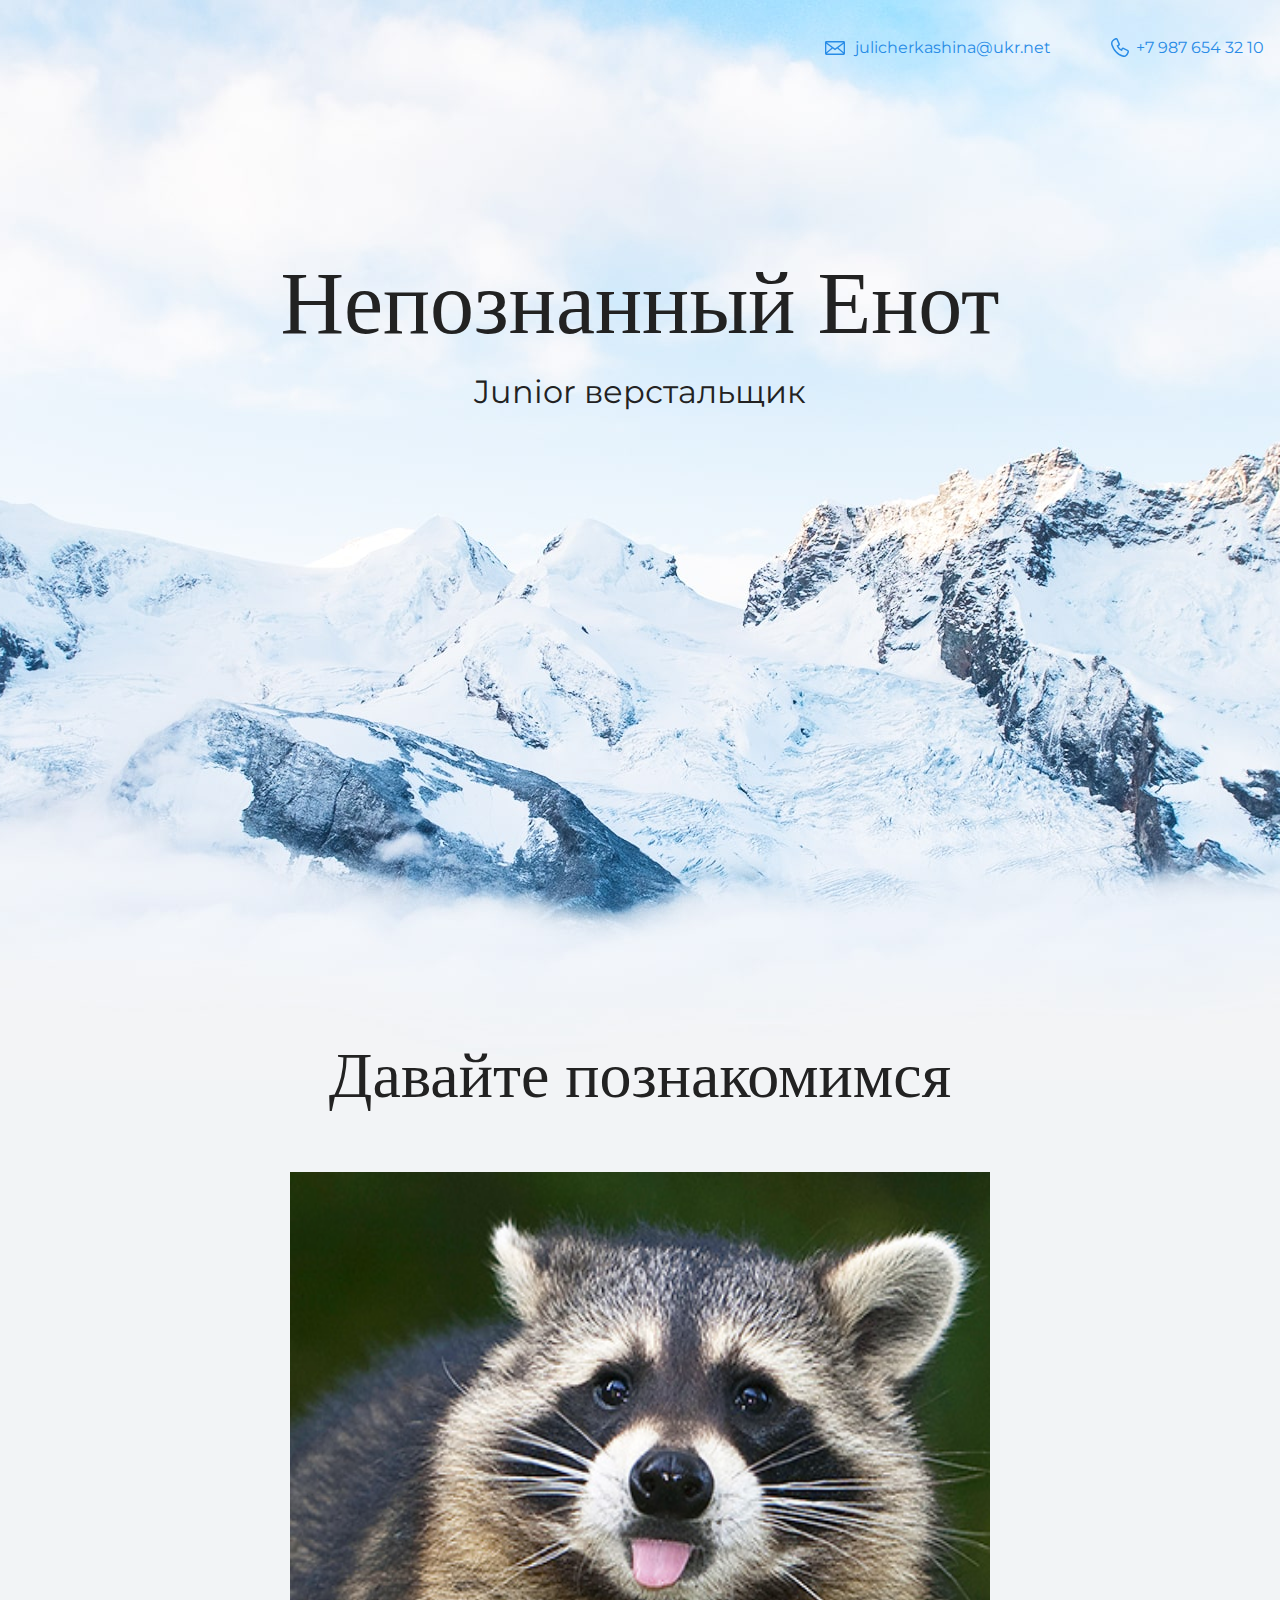
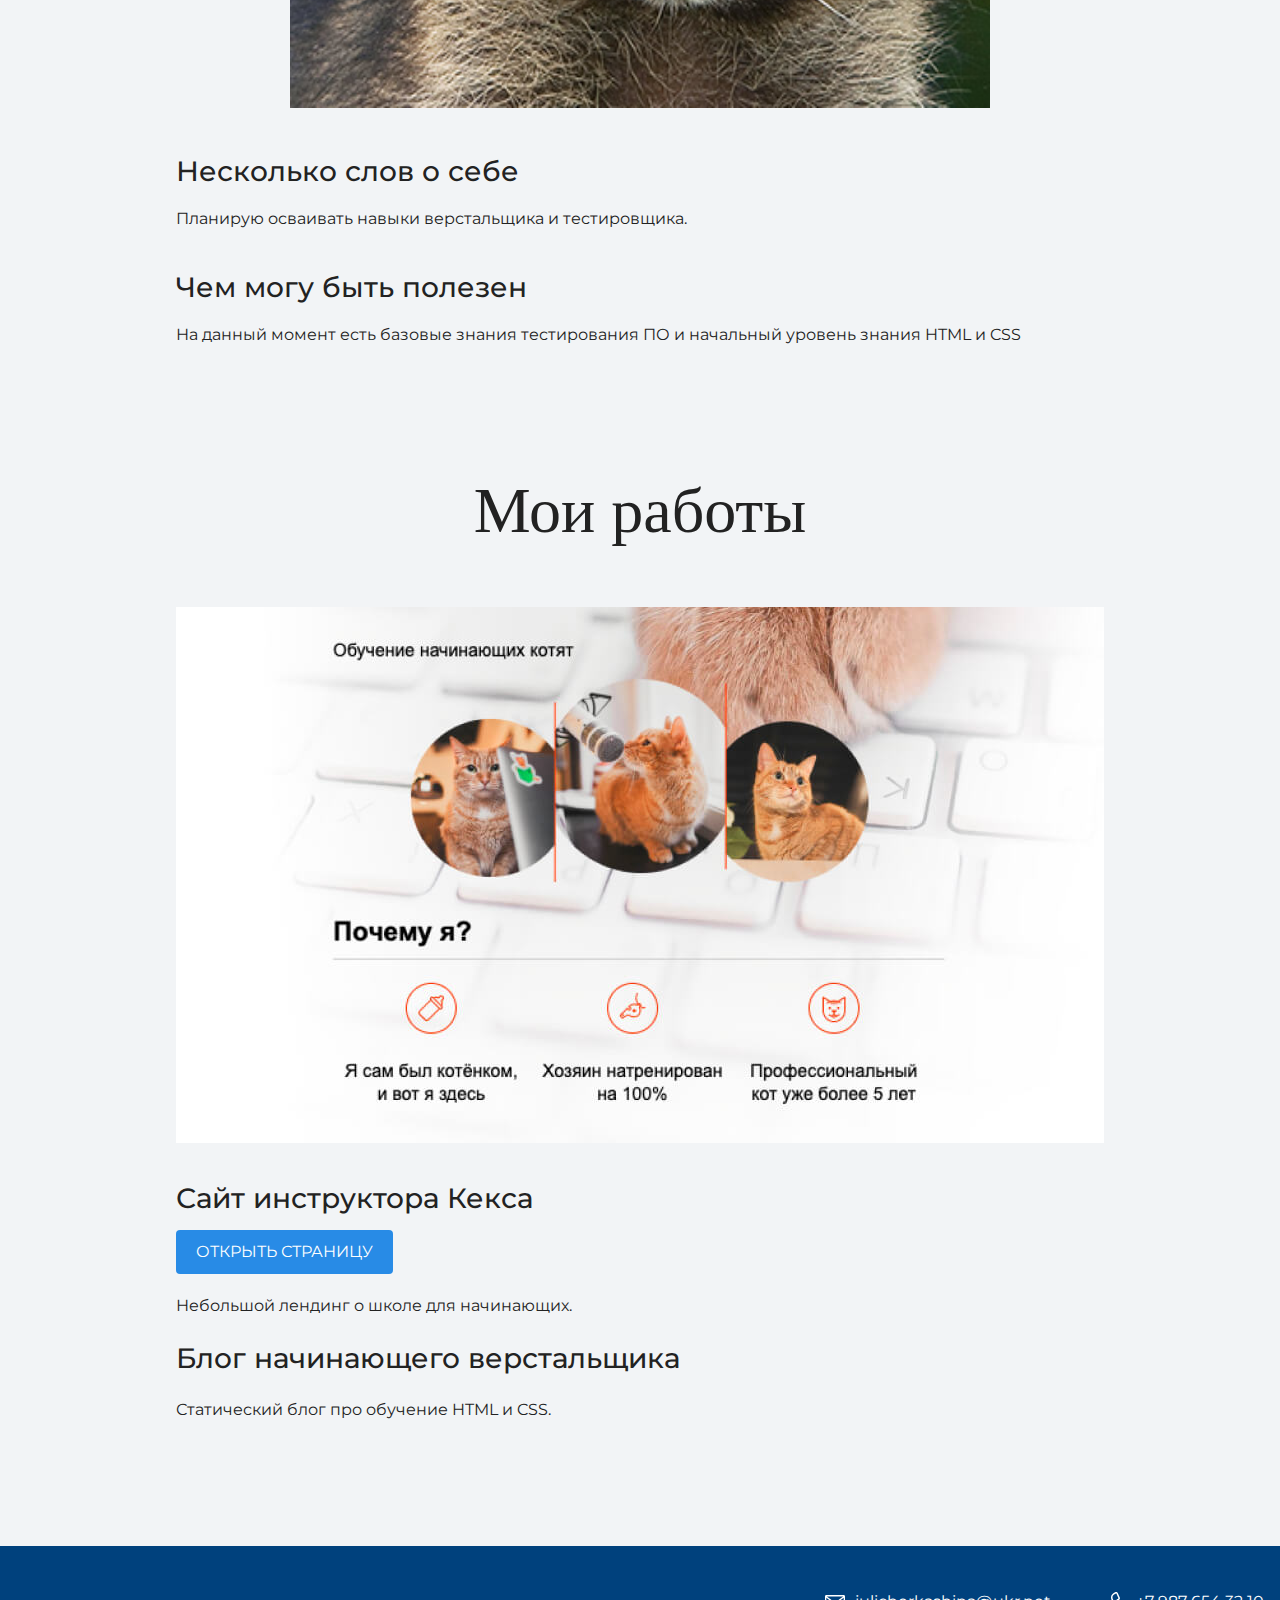
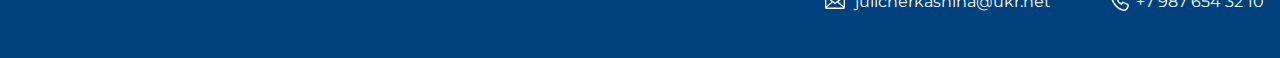
<file: index.html>
<!DOCTYPE html>
<html lang="ru">
  <head>
    <meta charset="UTF-8">
   <link rel="stylesheet" href="style.css">
   <link href="https://fonts.googleapis.com/css?family=Montserrat:400,500,700|Old+Standard+TT&display=swap&subset=cyrillic" rel="stylesheet">
    <title>Портфолио Junior верстальщика</title>
  </head>

  <body>
    <header class="page-header">
      <div class="container">
      <a class="header-email"
      href="mailto:enot_neopoznanniy@gmail.com">julicherkashina@ukr.net</a>
      <a class="header-phone" href="tel:+79876543210">+7 987 654 32 10</a>
     </div>
    </header>

    <section class="hero-image">
      <div class="container">
      <h1 class="heading">Непознанный Енот</h1>
      <p>Junior верстальщик</p>
      </div>
    </section>

    <section class="intro">
      <div class="container">
      <h2 class="subheading">Давайте познакомимся</h2>
      <figure class="user-image">
        <img src="files/pic_6520b923a8a4db6afbd610a39534db90.jpg" width="700" height="536" alt="Фотография Неопознанного Енота">
      </figure>
      <h3>Несколько слов о себе</h3>
      <p> Планирую осваивать навыки верстальщика и тестировщика.</p>
      <h3>Чем могу быть полезен</h3>
      <p> На данный момент есть базовые знания тестирования ПО и начальный уровень знания HTML и CSS</p>
      </div>
    </section>

    <section class="portfolio">
      <div class="container">
      <h2 class="subheading">Мои работы</h2>
      <figure class="project-image">
  <img src="files/project.jpg" width="928" height="536" alt="Cайт инструктора Кекса">
</figure>
      <h3>Сайт инструктора Кекса</h3>
      <a class="button" href="source/project/index.html">Открыть страницу</a>
      <p>Небольшой лендинг о школе для начинающих.</p>
      <h3>Блог начинающего верстальщика</h3>
      <p>Статический блог про обучение HTML и CSS.</p>
      </div>
    </section>

    <footer class="page-footer">
      <div class="container">
        <a class="footer-email" href="mailto:enot_neopoznanniy@gmail.com">julicherkashina@ukr.net</a>
    <a class="footer-phone" href="tel:+79876543210">+7 987 654 32 10</a>   
    </div>
    </footer>
  </body>
</html>
</file>
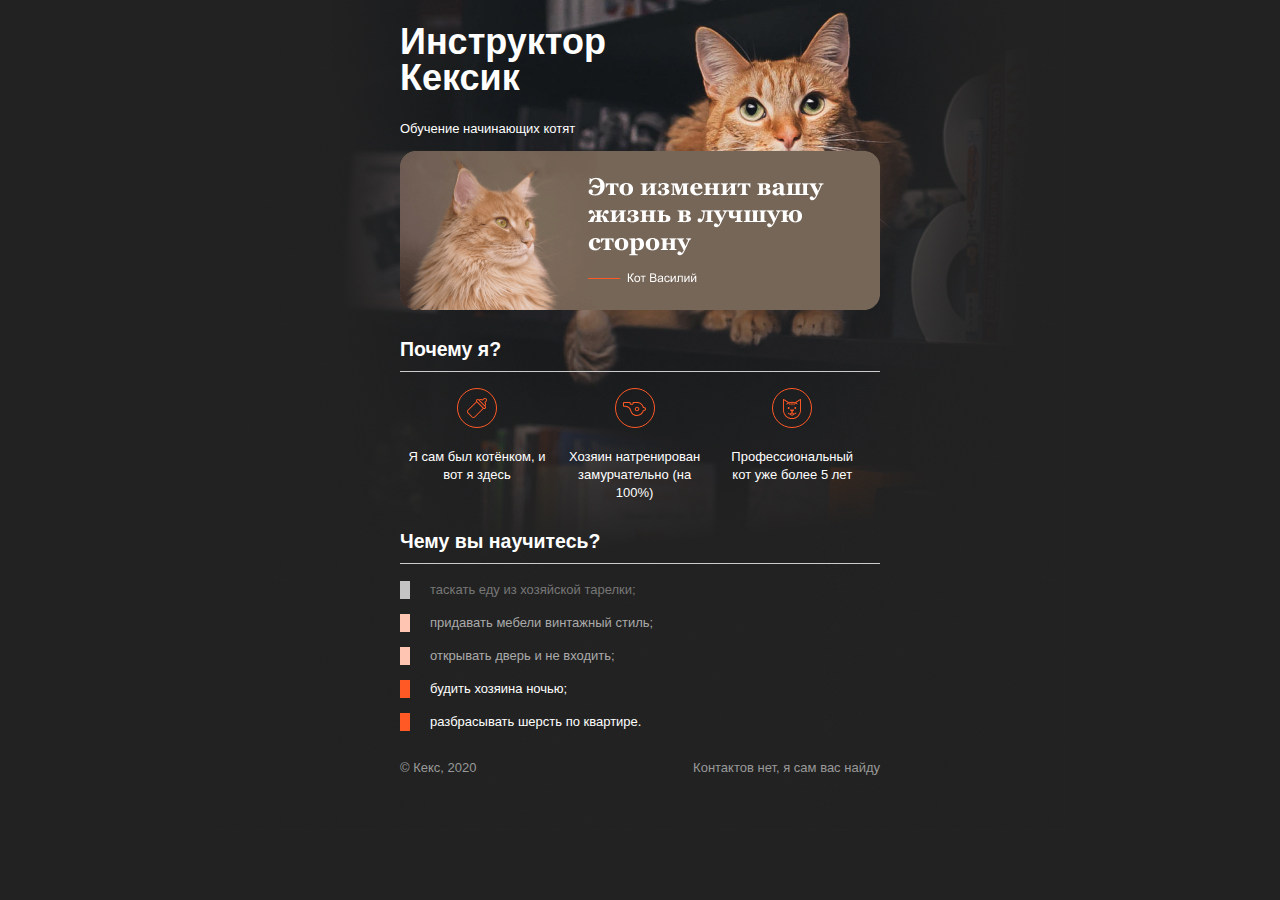
<file: source/project/index.html>
<!DOCTYPE html>
<html lang="ru">
  <head>
    <meta charset="utf-8">
    <title>Инструктор Кексик</title>
    <link rel="stylesheet" href="style.css">
  </head>
  <body>
    <div class="container">
      <header class="site-header">
        <h1>Инструктор Кексик</h1>
        <p>Обучение начинающих котят</p>
        <img src="img/banner-1.png">
      </header>

      <section class="features">
        <h2>Почему я?</h2>
        <p class="feature-kitten">Я сам был котёнком, и вот я здесь</p>
        <p class="feature-train">Хозяин натренирован замурчательно (на 100%)</p>
        <p class="feature-cat">Профессиональный кот уже более 5 лет</p>
      </section>

      <section class="skills">
        <h2>Чему вы научитесь?</h2>
        <ul class="skills-list">
          <li class="skills-item">таскать еду из хозяйской тарелки;</li>
          <li class="skills-item standart">придавать мебели винтажный стиль;</li>
          <li class="skills-item standart">открывать дверь и не входить;</li>
          <li class="skills-item vip">будить хозяина ночью;</li>
          <li class="skills-item vip">разбрасывать шерсть по квартире.</li>
        </ul>
      </section>

      <footer class="site-footer">
        <p>© Кекс, 2020</p>
        <p>Контактов нет, я сам вас найду</p>
      </footer>
    </div>
  </body>
</html>
</file>
<file: style.css>
body {
  margin: 0;
  min-width: 960px;
  font-family: "Montserrat", "Helvetica", "Arial", sans-serif;
  font-size: 16px;
  line-height: 32px;
  color: #222222;
  background-color: #f2f4f6;
  background-image: url("img/hero-bg.jpg");
  background-repeat: no-repeat;
  background-position: top center;
}

.container {
  max-width: 928px;
  margin: 0 auto;
  padding: 0 16px;
}

.page-header {
  margin: 0 0 160px;
  padding: 32px 0 32px;
}

.page-header .container,
.page-footer .container {
  max-width: 1408px;
  text-align: right;
}

.page-header a {
  margin-left: 56px;
  color: #288be6;
  text-decoration: none;
  background-repeat: no-repeat;
  background-position: left;
}

.header-email {
  padding-left: 30px;
  background-image: url("img/icon-email-header.svg");
}

.header-phone {
  padding-left: 25px;
  background-image: url("img/icon-phone-header.svg");
}

.hero-image {
  margin-bottom: 620px;
}

.hero-image .container {
  max-width: 1408px;
  text-align: center;
}

.heading {
  margin: 0 0 16px;
  font-family: "Old Standard TT", "Times", "Times New Roman", serif;
  font-size: 88px;
  line-height: 96px;
  font-weight: 400;
}

.hero-image p {
  margin: 0;
  font-size: 32px;
  line-height: 48px;
}

.intro {
  margin: 0 0 120px;
}

.subheading {
  margin: 0 0 56px;
  font-family: "Old Standard TT", "Times", "Times New Roman", serif;
  font-size: 64px;
  line-height: 80px;
  font-weight: 400;
  text-align: center;
}

.user-image {
  margin: 0 0 32px;
  text-align: center;
}

.intro h3,
.portfolio h3 {
  margin: 0 0 12px;
  font-size: 28px;
  line-height: 40px;
  font-weight: 500;
}

.intro p {
  margin: 0 0 32px;
}

.skills-list {
  margin: 0;
  padding: 0;
}

.skills-list dt {
  padding-left: 32px;
  background-repeat: no-repeat;
  background-position: left;
}

.skill-html {
  background-image: url("img/icon-html.svg");
}

.skill-css {
  background-image: url("img/icon-css.svg");
}

.level {
  margin: 4px 0 16px;
  padding: 0;
  height: 14px;
  font-size: 0;
  background-color: #ffffff;
  border: 1px solid #86c3fa;
  border-radius: 8px;
}

.level div {
  margin: 1px;
  height: 12px;
  background-color: #288be6;
  border-radius: 6px;
}

.portfolio {
  margin: 0 0 120px;
}

.projects {
  margin: 0;
  padding: 0;
  list-style: none;
}

.projects li {
  margin: 0 0 80px;
}

.project-image {
  margin: 0 0 24px;
  text-align: center;
}

.projects p {
  margin: 0 0 24px;
}

.button {
  padding: 6px 20px;
  display: inline-block;
  vertical-align: baseline;
  text-decoration: none;
  text-transform: uppercase;
  border-radius: 4px;
  background-color: #288be6;
  color: #ffffff;
}

.page-footer {
  padding: 40px 0;
  background-color: #00417d;
  color: #ffffff;
}

.page-footer a {
  margin-left: 56px;
  color: inherit;
  text-decoration: none;
  background-repeat: no-repeat;
  background-position: left;
}

.footer-email {
  padding-left: 30px;
  background-image: url("img/icon-email-footer.svg");
}

.footer-phone {
  padding-left: 25px;
  background-image: url("img/icon-phone-footer.svg");
}
</file>
<file: source/project/style.css>
body {
  padding: 0;
  font-family: "Arial", sans-serif;
  font-size: 13px;
  line-height: 18px;
  color: #ffffff;
  background: #222222 url("img/keks-background-dark.jpg") no-repeat 50% 0;
}

h1 {
  width: 230px;
  font-family: "Arial", serif;
  font-size: 36px;
  line-height: 36px;
}

h2 {
  padding-bottom: 13px;
  border-bottom: 1px solid #cccccc;
}

.site-header {
  margin-bottom: 30px;
}

.skills-item {
  margin-bottom: 15px;
  padding-left: 20px;
  border-left: 10px solid #c4c4c4;
  color: #777777;
}

.standart {
  border-color: #ffc5b3;
  color: #aaaaaa;
}

/* Добавьте правило ниже */

.vip {
  border-color: #ff5a26;
  color: #ffffff;
}

.container {
  width: 480px;
  margin: 0 auto;
}

.site-header img {
  display: block;
  margin: 0 auto;
}

.features {
  margin-bottom: 30px;
}

.features p {
  display: inline-block;
  vertical-align: top;
  width: 30%;
  margin: 0 5px;
  text-align: center;
  background-repeat: no-repeat;
  background-position: center top;
}

.feature-kitten {
  padding-top: 60px;
  background-image: url("img/bottle.svg");
}

.feature-cat {
  padding-top: 60px;
  background-image: url("img/cat.svg");
}

.feature-train {
  padding-top: 60px;
  background-image: url("img/whistle.svg");
}

.skills-list {
  padding: 0;
  list-style: none;
}

.site-footer {
  display: flex;
  justify-content: space-between;
  color: #999999;
}
</file>
